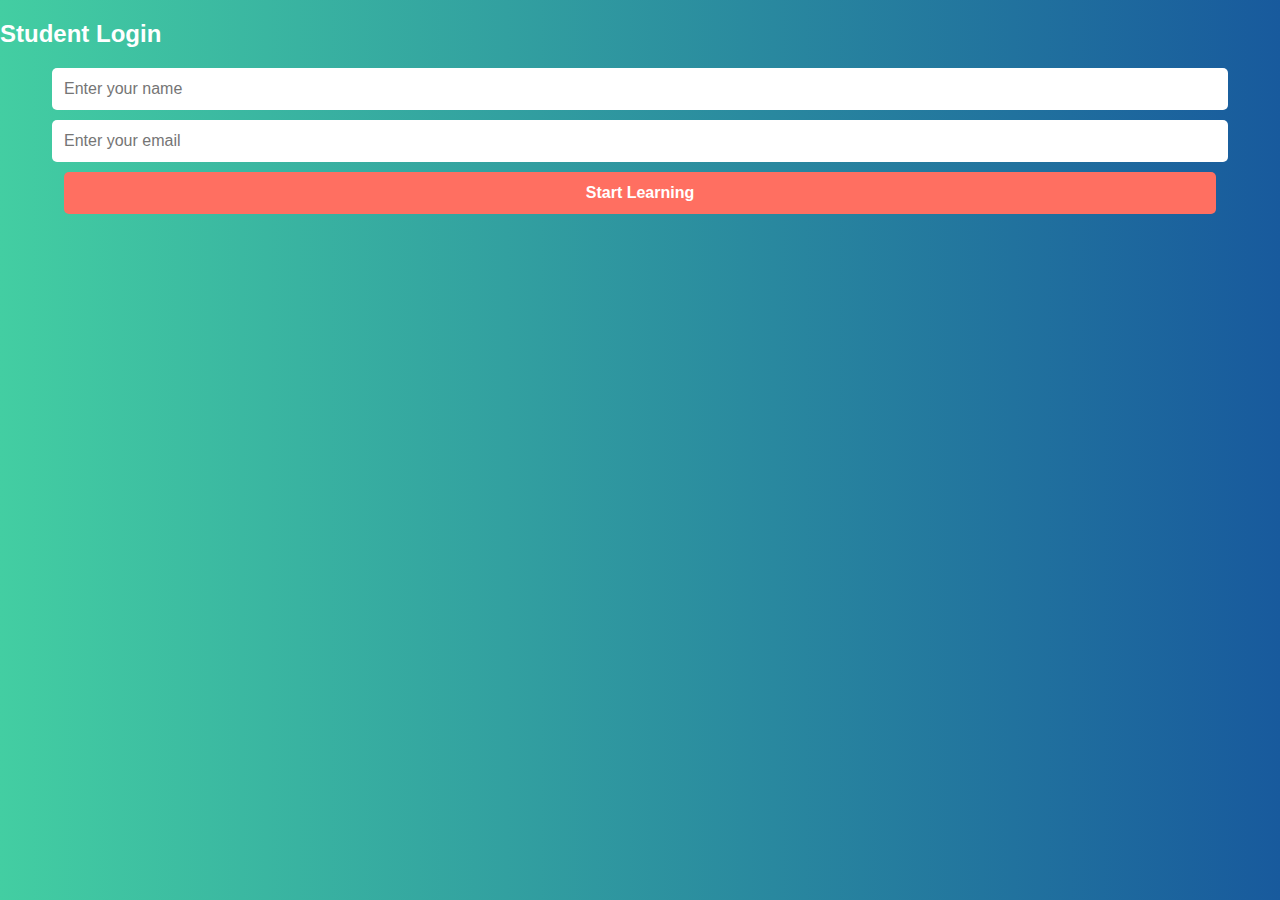
<file: index.html>
<!DOCTYPE html>
<html lang="en">
<head>
  <meta charset="UTF-8" />
  <meta name="viewport" content="width=device-width, initial-scale=1.0"/>
  <title>Student Login</title>
  <link rel="stylesheet" href="style.css" />
</head>
<body>
  <div class="login-container">
    <h2>Student Login</h2>
    <form id="loginForm">
      <input type="text" id="name" placeholder="Enter your name" required />
      <input type="email" id="email" placeholder="Enter your email" required />
      <button type="submit">Start Learning</button>
    </form>
  </div>

  <script src="script.js"></script>
</body>
</html>
</file>
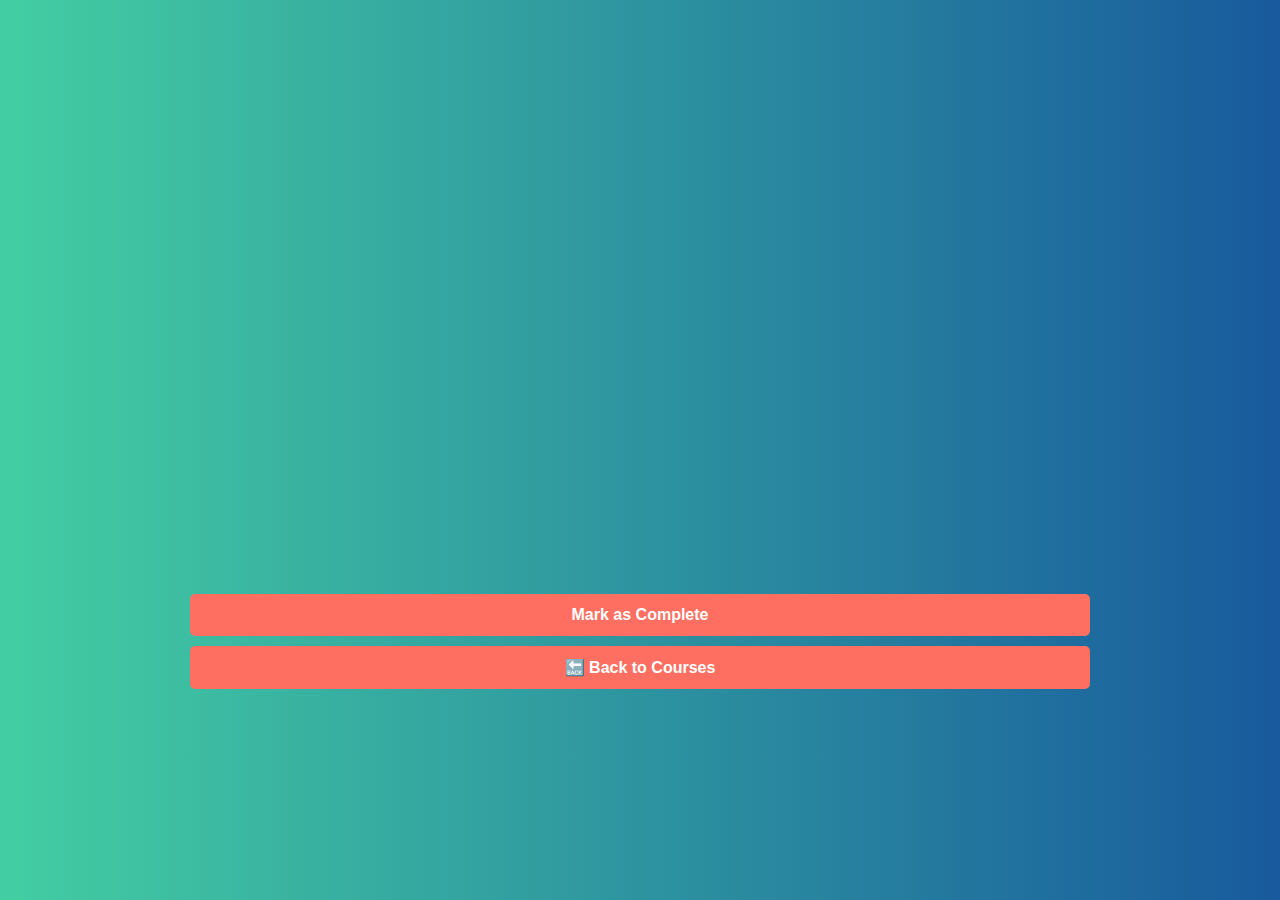
<file: course.html>
<!DOCTYPE html>
<html lang="en">
<head>
  <meta charset="UTF-8" />
  <meta name="viewport" content="width=device-width, initial-scale=1.0"/>
  <title>Course Video</title>
  <link rel="stylesheet" href="style.css" />
</head>
<body>
  <div class="container">
    <h2 id="courseTitle"></h2>
    <iframe id="videoFrame" width="100%" height="400" frameborder="0" allowfullscreen></iframe>
    <button onclick="markAsComplete()">Mark as Complete</button>
    <button onclick="goBack()">🔙 Back to Courses</button>
  </div>

  <script src="script.js"></script>
</body>
</html>
</file>
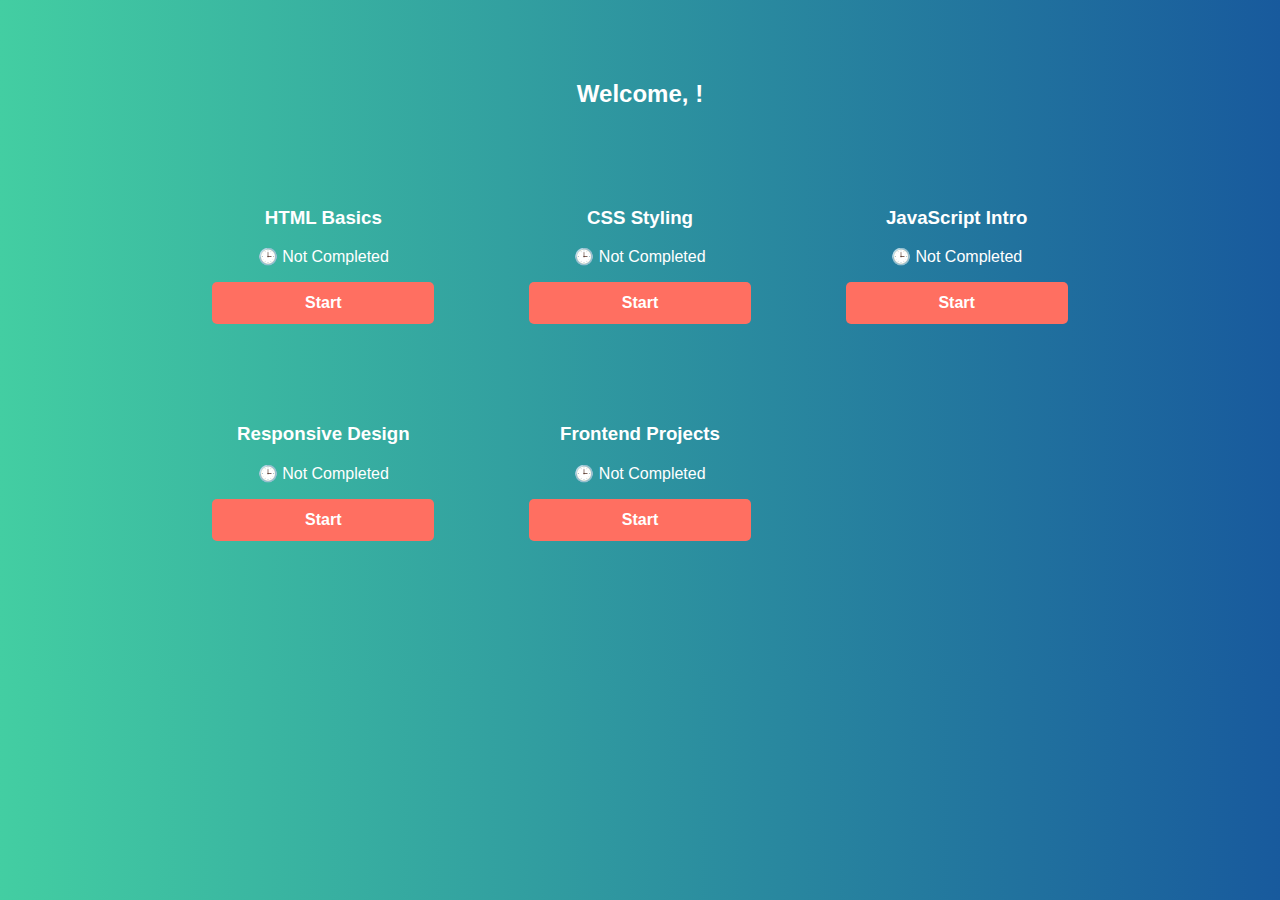
<file: courses.html>
<!DOCTYPE html>
<html lang="en">
<head>
  <meta charset="UTF-8" />
  <meta name="viewport" content="width=device-width, initial-scale=1.0"/>
  <title>Courses</title>
  <link rel="stylesheet" href="style.css" />
</head>
<body>
  <div class="container">
    <h2>Welcome, <span id="studentName"></span>!</h2>
    <div id="courseList" class="course-list"></div>
  </div>

  <script src="script.js"></script>
</body>
</html>
</file>
<file: style.css>
body {
  font-family: 'Segoe UI', sans-serif;
  margin: 0;
  padding: 0;
  background: linear-gradient(to right, #43cea2, #185a9d);
  color: white;
}
.container {
  padding: 40px;
  max-width: 400px;
  margin: auto;
  text-align: center;
}
input, button {
  display: block;
  margin: 10px auto;
  padding: 12px;
  width: 90%;
  border: none;
  border-radius: 5px;
  font-size: 1rem;
}
button {
  background-color: #ff6f61;
  color: white;
  font-weight: bold;
  cursor: pointer;
}
.course-list {
  padding: 20px;
}
.course-item {
  background: #ffffff22;
  margin: 10px;
  padding: 15px;
  border-radius: 6px;
  cursor: pointer;
  text-align: center;
}
.video-container {
  padding: 20px;
  text-align: center;
}
@media screen and (max-width: 600px) {
  .container, .course-list {
    padding: 20px;
  }
  iframe {
    height: 200px;
  }
}
/* Desktop adjustments */
@media screen and (min-width: 768px) {
  .login-box {
    width: 400px;
    margin: 80px auto;
  }

  .course-list {
    display: grid;
    grid-template-columns: repeat(3, 1fr);
    gap: 30px;
    padding: 40px;
  }

  .course-card {
    padding: 20px;
    border-radius: 12px;
    transition: transform 0.3s;
  }

  .course-card:hover {
    transform: scale(1.05);
  }

  iframe {
    height: 500px;
  }

  .container {
    max-width: 1000px;
    margin: 40px auto;
    padding: 20px;
  }
}
</file>
